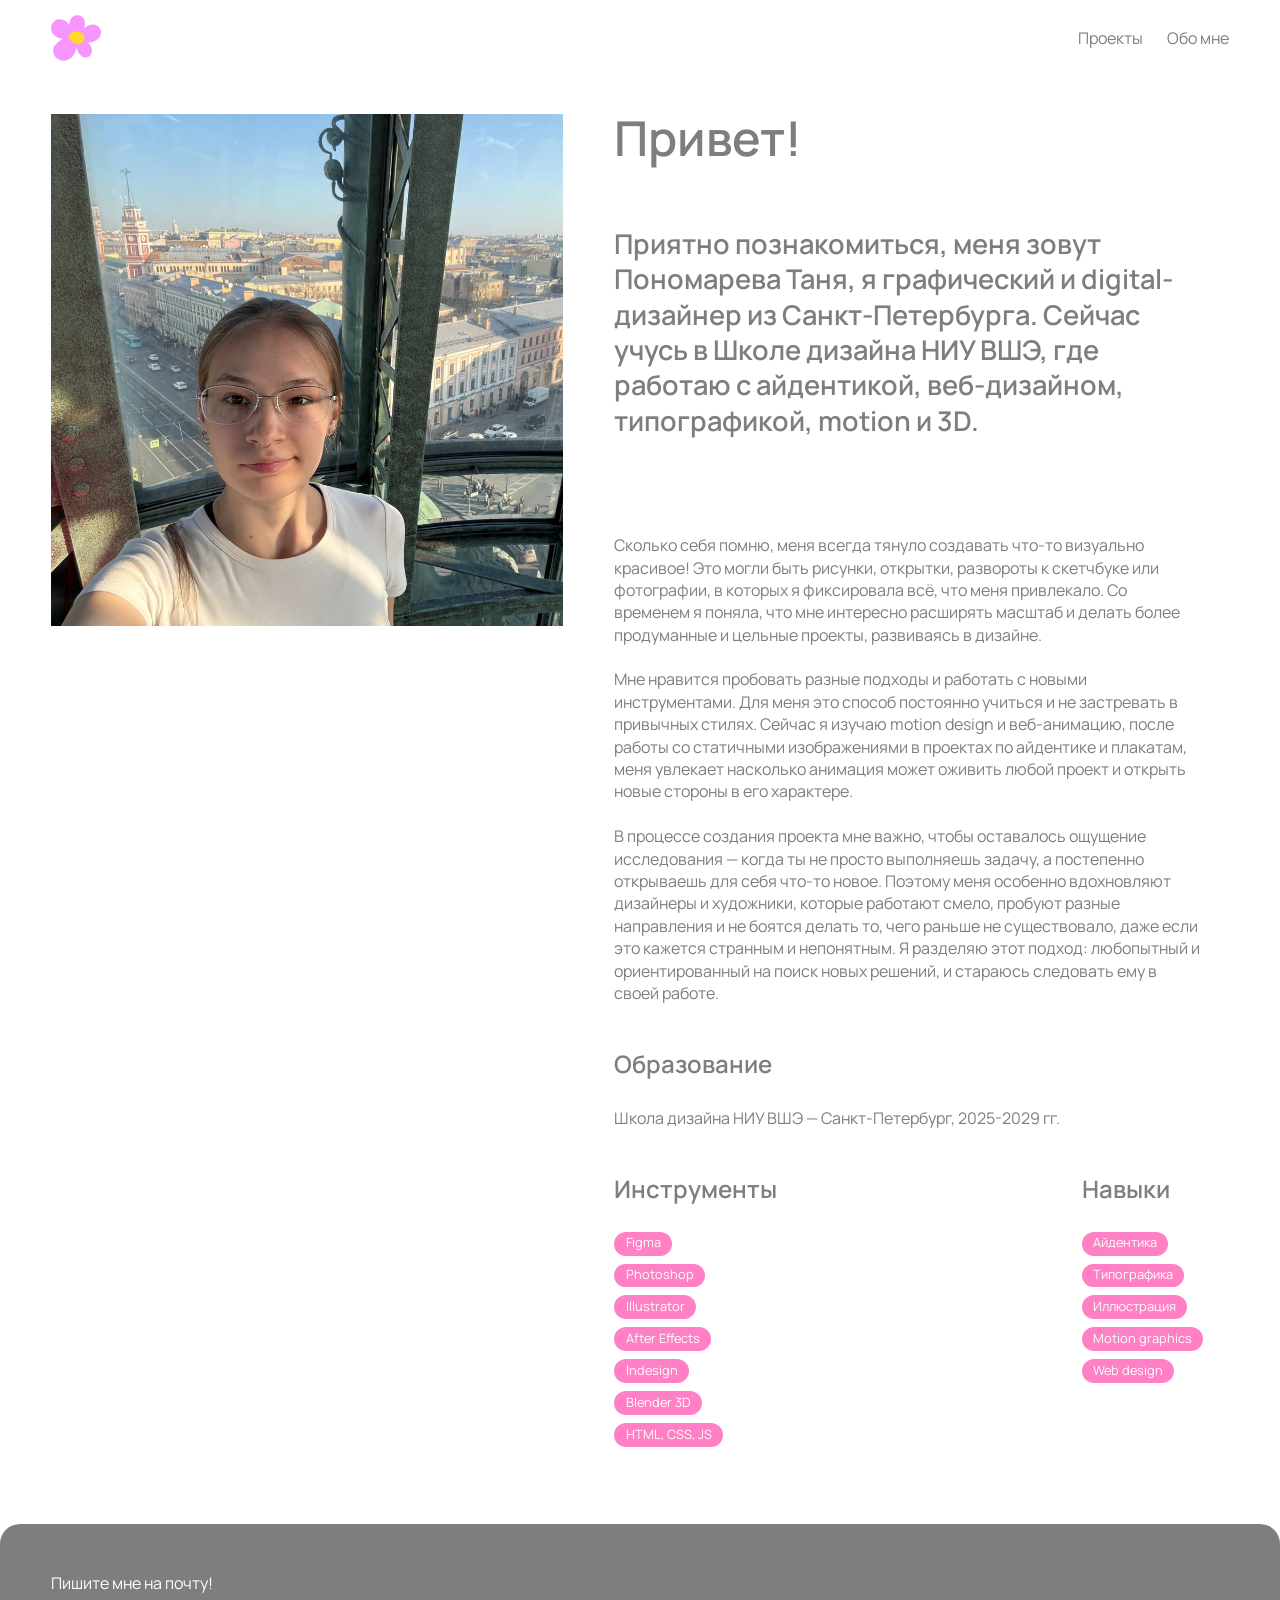
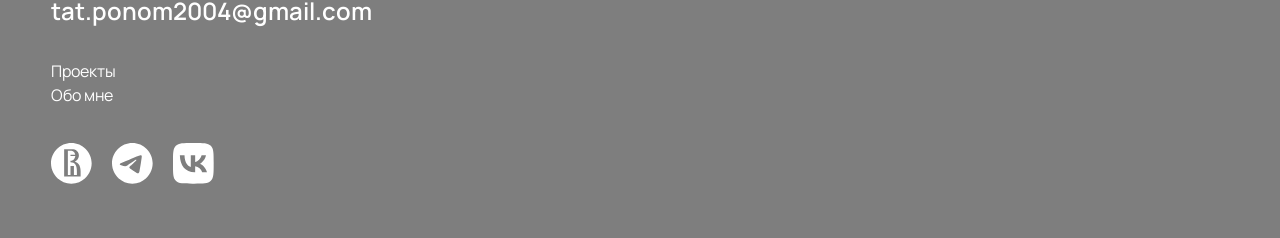
<file: about-me.html>
<!doctype html>
<html lang="en">
  <head>
    <meta charset="UTF-8" />
    <meta name="viewport" content="width=device-width, initial-scale=1.0" />
    <link rel="stylesheet" href="stylesheets/style.css" />

    <link rel="icon" href="img/icons/icon(11).svg" />

    <title>Обо мне</title>

    <script src="scripts/main.js"></script>
    <script src="scripts/hero.js"></script>
    <script src="scripts/gallery.js"></script>
    <script src="scripts/projects-data.js"></script>
    <script src="scripts/gallery-generation.js"></script>
    <script src="scripts/fade-animation.js"></script>
    <script src="https://cdn.jsdelivr.net/npm/gsap@3/dist/gsap.min.js"></script>
  </head>

  <body>
    <div id="nav-placeholder"></div>

    <section id="about-me-section">
      <div id="portrait"></div>
      <div id="about-me-text">
        <h2>Привет!</h2>
        <h3 class="big-description">
          Приятно познакомиться, меня зовут Пономарева Таня, я графический и
          digital-дизайнер из Санкт-Петербурга. Сейчас учусь в Школе дизайна НИУ
          ВШЭ, где работаю с айдентикой, веб-дизайном, типографикой, motion и
          3D.
        </h3>
        <br />
        <br />
        <p>
          Сколько себя помню, меня всегда тянуло создавать что-то визуально
          красивое! Это могли быть рисунки, открытки, развороты к скетчбуке или
          фотографии, в которых я фиксировала всё, что меня привлекало. Со
          временем я поняла, что мне интересно расширять масштаб и делать более
          продуманные и цельные проекты, развиваясь в дизайне.
          <br />
          <br />
          Мне нравится пробовать разные подходы и работать с новыми
          инструментами. Для меня это способ постоянно учиться и не застревать в
          привычных стилях. Сейчас я изучаю motion design и веб-анимацию, после
          работы со статичными изображениями в проектах по айдентике и плакатам,
          меня увлекает насколько анимация может оживить любой проект и открыть
          новые стороны в его характере.
          <br />
          <br />
          В процессе создания проекта мне важно, чтобы оставалось ощущение
          исследования — когда ты не просто выполняешь задачу, а постепенно
          открываешь для себя что-то новое. Поэтому меня особенно вдохновляют
          дизайнеры и художники, которые работают смело, пробуют разные
          направления и не боятся делать то, чего раньше не существовало, даже
          если это кажется странным и непонятным. Я разделяю этот подход:
          любопытный и ориентированный на поиск новых решений, и стараюсь
          следовать ему в своей работе.
        </p>
        <div>
          <h3>Образование</h3>
          <p>Школа дизайна НИУ ВШЭ — Санкт-Петербург, 2025-2029 гг.</p>
        </div>
        <!-- <h2>Заголовок</h2> -->
        <div class="two-columns">
          <div>
            <h3>Инструменты</h3>
            <div class="tags-container">
              <span>Figma</span>
              <span>Photoshop</span>
              <span>Illustrator</span>
              <span>After Effects</span>
              <span>Indesign</span>
              <span>Blender 3D</span>
              <span>HTML, CSS, JS</span>
            </div>
          </div>

          <div>
            <h3>Навыки</h3>
            <div class="tags-container">
              <span>Айдентика</span><span>Типографика</span
              ><span>Иллюстрация</span><span>Motion graphics</span
              ><span>Web design</span>
            </div>
          </div>
        </div>
      </div>
    </section>

    <div id="footer-placeholder"></div>
  </body>
</html>
</file>
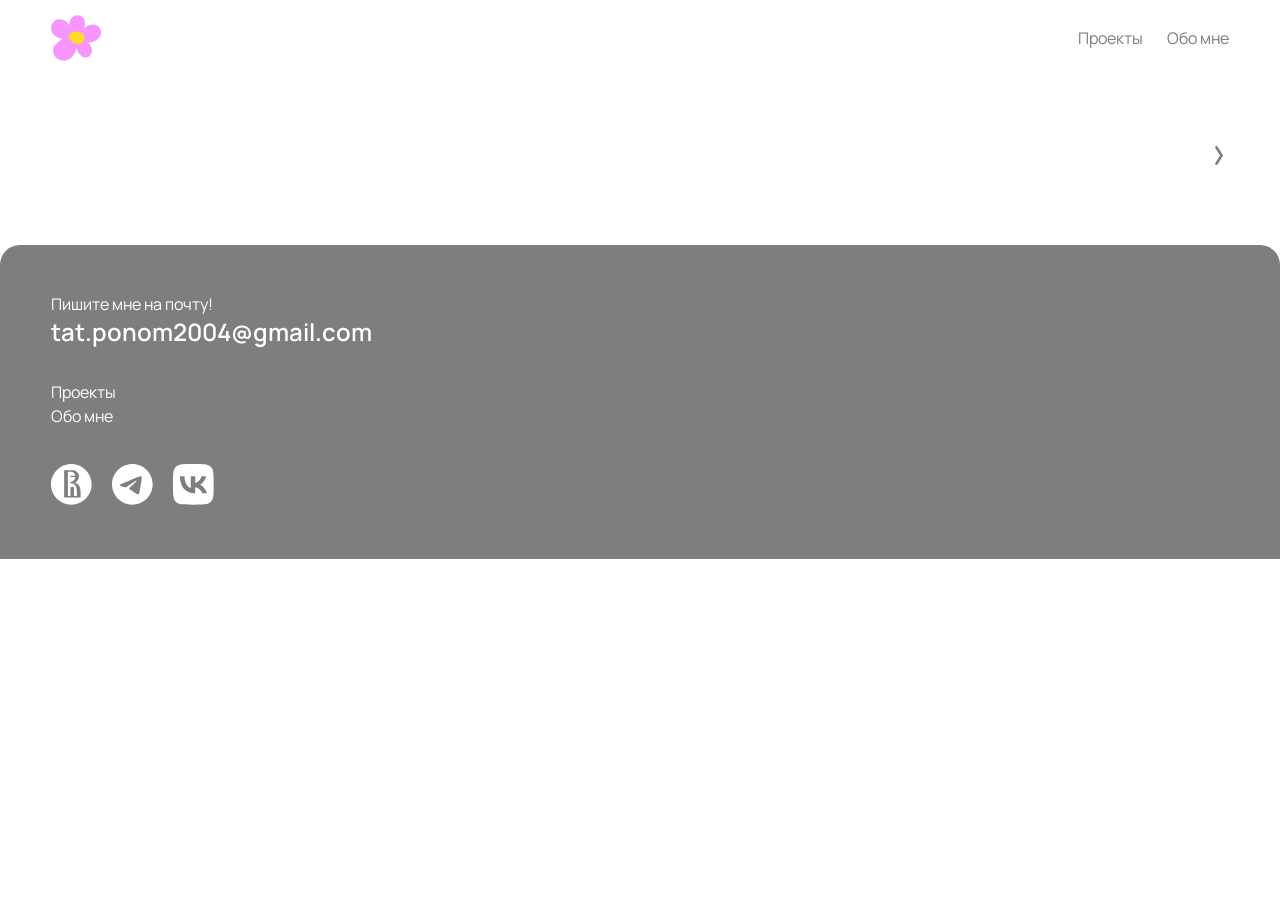
<file: project.html>
<!doctype html>
<html lang="en">
  <head>
    <meta charset="UTF-8" />
    <meta name="viewport" content="width=device-width, initial-scale=1.0" />
    <link rel="stylesheet" href="stylesheets/style.css" />

    <link rel="icon" href="img/icons/icon(11).svg" />

    <title>Проект</title>

    <script src="scripts/main.js"></script>
    <script src="scripts/projects-data.js"></script>
    <script src="scripts/page-generation.js"></script>
    <script src="scripts/fade-animation.js"></script>
    <script src="https://cdn.jsdelivr.net/npm/gsap@3/dist/gsap.min.js"></script>
  </head>
  <body>
    <div id="nav-placeholder"></div>

    <section id="project-page"></section>

    <h3 id="next-project"></h3>

    <div id="footer-placeholder"></div>
  </body>
</html>
</file>
<file: stylesheets/style.css>
@import url('reset.css');
@import url('font.css');
@import url('layout.css');
@import url('adaptive.css');
</file>
